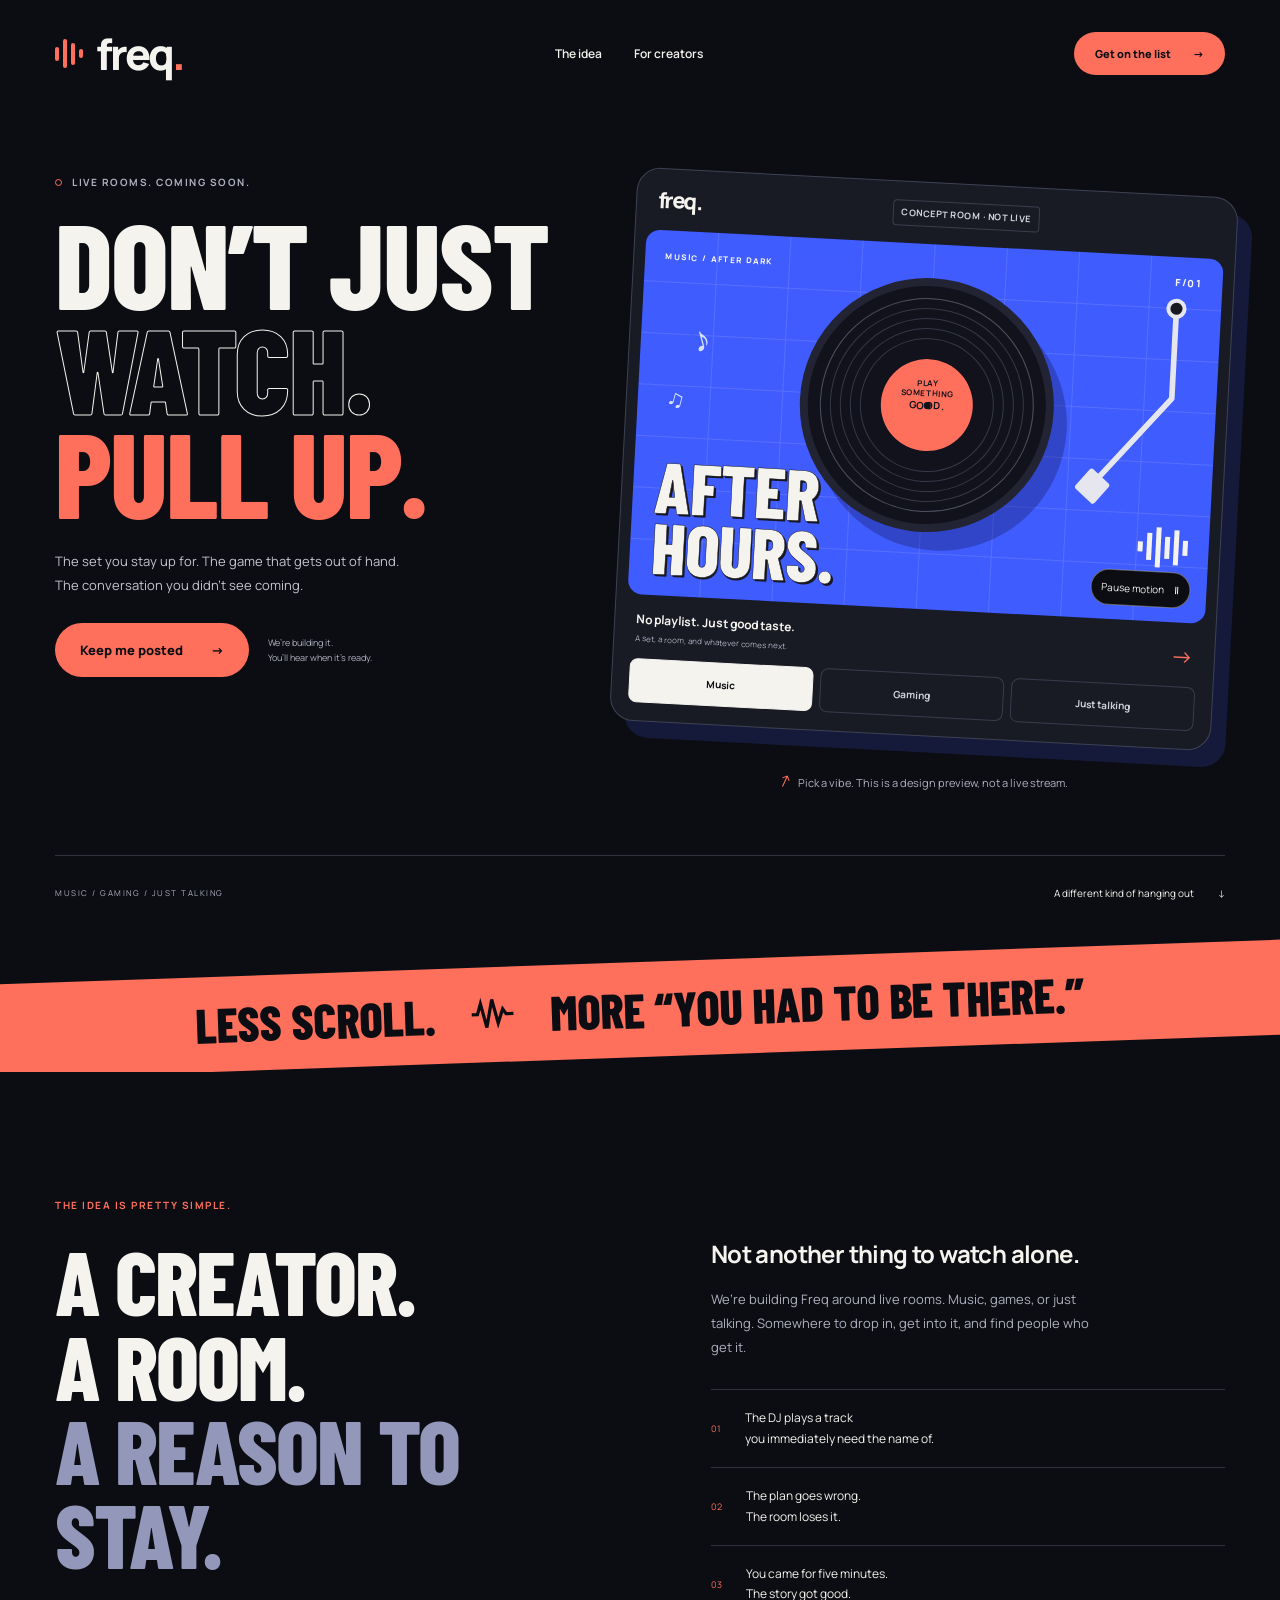
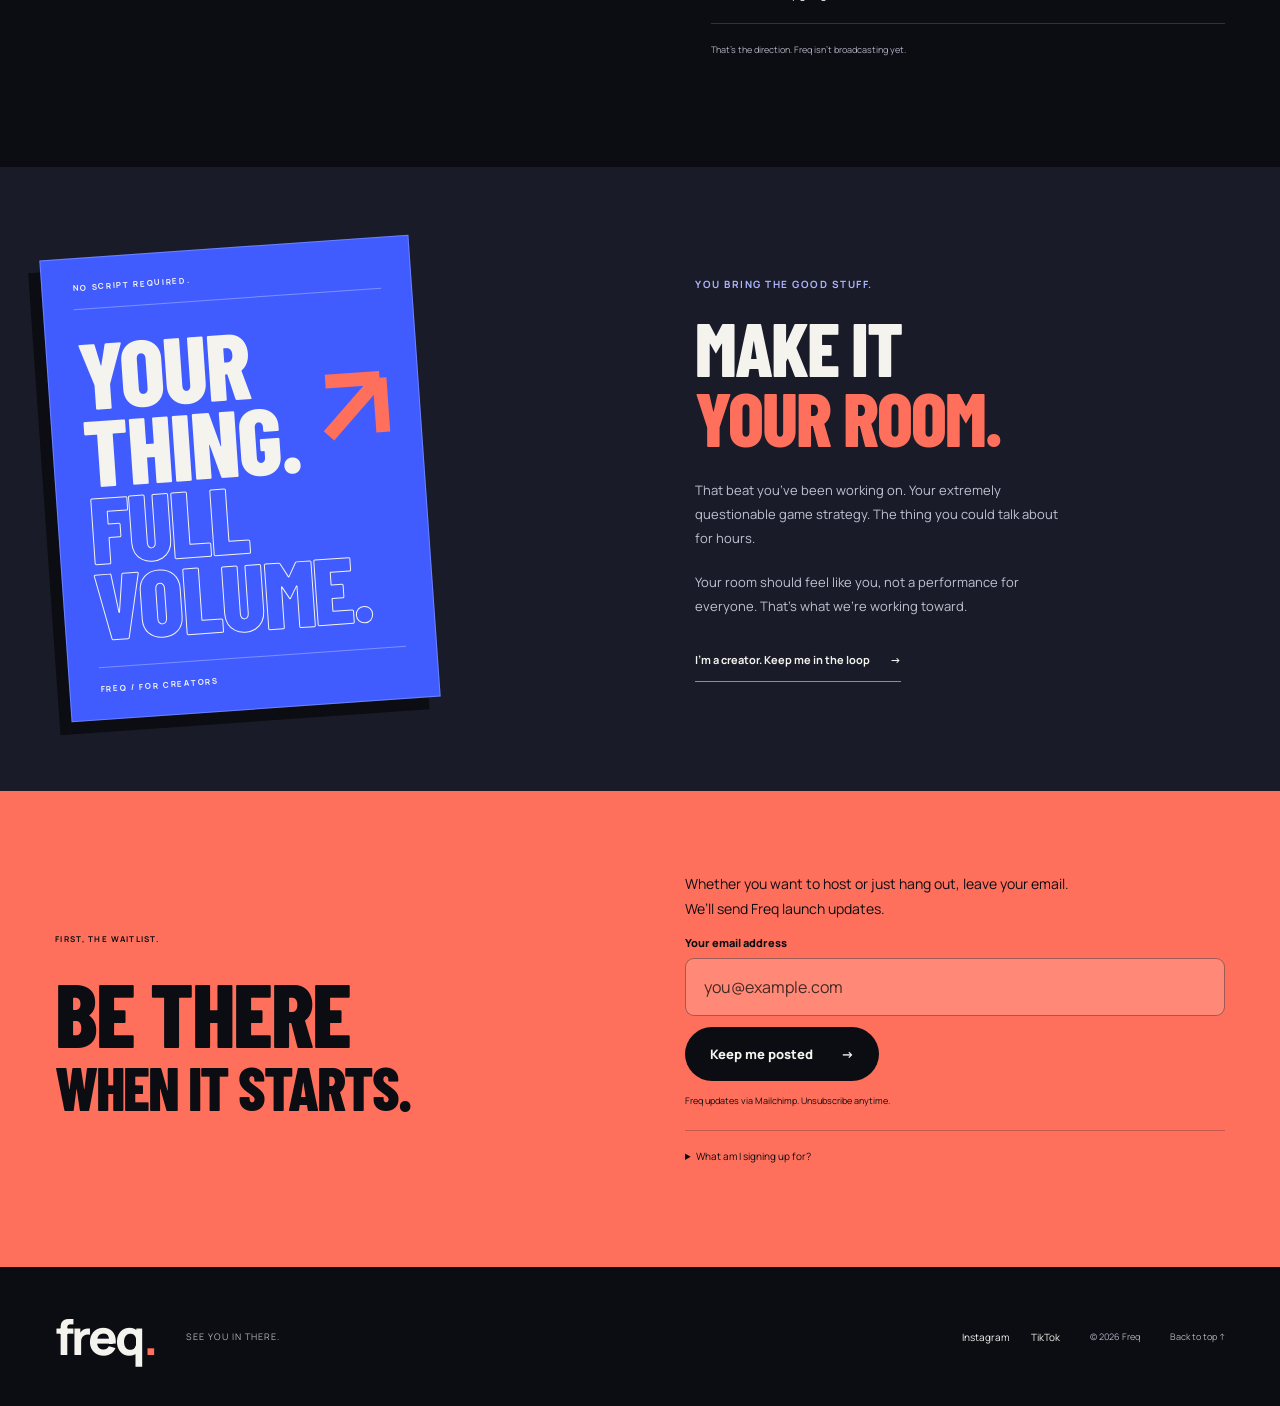
<file: index.html>
<!doctype html>
<html lang="en">
<head>
<meta charset="utf-8" /><meta name="viewport" content="width=device-width,initial-scale=1" /><meta name="theme-color" content="#0c0d12" />
<title>Freq — Don’t just watch. Pull up.</title>
<meta name="description" content="Live rooms for music, games, and conversations that go somewhere. Freq is in the works. Join the waitlist for launch updates." />
<link rel="canonical" href="https://www.getfreq.app/" />
<meta property="og:title" content="Freq — Don’t just watch. Pull up." /><meta property="og:description" content="Music. Games. Whatever comes up. Live rooms, coming soon." /><meta property="og:type" content="website" /><meta property="og:url" content="https://www.getfreq.app/" /><meta property="og:image" content="https://www.getfreq.app/assets/freq-social.png" /><meta property="og:image:width" content="1200" /><meta property="og:image:height" content="630" /><meta property="og:image:alt" content="Freq. Don’t just watch. Pull up. Live rooms, coming soon." /><meta name="twitter:card" content="summary_large_image" />
<link rel="icon" href="data:image/svg+xml,%3Csvg xmlns='http://www.w3.org/2000/svg' viewBox='0 0 32 32'%3E%3Crect width='32' height='32' rx='8' fill='%23ff705c'/%3E%3Cpath d='M7 13v6m6-12v18m6-14v10m6-7v4' stroke='%230c0d12' stroke-width='3' stroke-linecap='round'/%3E%3C/svg%3E" />
<style>@font-face{font-family:Manrope;src:url('/assets/fonts/Manrope.ttf') format('truetype');font-weight:200 800;font-display:swap}@font-face{font-family:Barlow;src:url('/assets/fonts/BarlowCondensed-ExtraBold.ttf') format('truetype');font-weight:800;font-display:swap}
:root{--bg:#0c0d12;--panel:#181a24;--white:#f4f3ee;--muted:#afb1c0;--coral:#ff705c;--blue:#405cff;--line:#30323e;font-family:Manrope,Arial,sans-serif;color:var(--white);background:var(--bg);font-synthesis:none}*{box-sizing:border-box}html{scroll-behavior:smooth;scroll-padding-top:25px}body{margin:0;overflow-x:clip}button,input{font:inherit}a{color:inherit;text-decoration:none}button,a,summary{touch-action:manipulation}button{cursor:pointer}a:focus-visible,button:focus-visible,input:focus-visible,summary:focus-visible{outline:3px solid var(--coral);outline-offset:5px}::selection{background:var(--coral);color:var(--bg)}p,h1,h2,h3{margin-top:0}.wrap{max-width:1320px;margin:auto;padding-left:55px;padding-right:55px}.skip{position:absolute;top:-120px;left:12px;padding:14px;background:var(--white);color:var(--bg);z-index:20}.skip:focus{top:12px}.sr-only{position:absolute;width:1px;height:1px;margin:-1px;overflow:hidden;clip:rect(0,0,0,0);white-space:nowrap}.topbar{height:107px;display:flex;align-items:center;gap:40px}.brand{font-size:43px;font-weight:800;letter-spacing:-3px;line-height:1;display:inline-flex;align-items:center}.dot{color:var(--coral)}.brand-wave{display:inline-flex;align-items:center;gap:4px;margin-right:13px}.brand-wave i{width:4px;background:var(--coral);border-radius:3px;height:14px}.brand-wave i:nth-child(2){height:29px}.brand-wave i:nth-child(3){height:22px}.brand-wave i:nth-child(4){height:9px}.topbar nav{margin:auto;display:flex;gap:32px;font-size:12px;font-weight:600}.topbar nav a{padding:14px 0}.button{border:1px solid transparent;border-radius:100px;display:inline-flex;align-items:center;justify-content:center;gap:28px;background:var(--coral);color:var(--bg);font-size:13px;font-weight:800;min-height:54px;padding:16px 24px;transition:transform .18s,background .18s}.button:hover{background:var(--white);transform:translateY(-2px)}.button:disabled{opacity:.7;cursor:wait;transform:none}.nav-cta{font-size:11px;min-height:43px;padding:12px 20px;gap:22px}.eyebrow{font-size:10px;letter-spacing:1.5px;line-height:1.6;font-weight:700}.hero{padding-top:45px;display:grid;grid-template-columns:.95fr 1.1fr;gap:20px 48px;position:relative}.hero-copy{padding-top:22px}.hero .eyebrow{display:flex;align-items:center;gap:10px;color:var(--muted);margin-bottom:20px}.open-circle{height:7px;width:7px;border:1px solid var(--coral);border-radius:50%}h1,h2{font-family:Barlow,Impact,'Arial Narrow',sans-serif;font-weight:800;line-height:.87;letter-spacing:-2px}h1{font-size:clamp(86px,9.4vw,130px);margin:0 0 25px}.outline-word{color:transparent;-webkit-text-stroke:1px var(--white)}h1 em{font-style:normal;color:var(--coral)}.hero-description{font-size:13px;line-height:1.85;max-width:345px;color:#c4c6d0;margin-bottom:26px}.hero-actions{display:flex;align-items:center;gap:19px}.hero-note{font-size:9px;line-height:1.7;color:var(--muted)}.stage-wrap{padding-top:10px;min-width:0;position:relative}.room-app{border:1px solid #3e4254;border-radius:24px;background:var(--panel);padding:11px;box-shadow:15px 16px 0 #405cff2b;transform:rotate(3deg);position:relative;margin-top:20px}.app-top{display:flex;align-items:center;gap:15px;padding:5px 10px 15px}.app-wordmark{font-size:22px;letter-spacing:-1.5px;font-weight:800}.concept-badge{margin:auto;font-size:7px;font-weight:700;letter-spacing:.8px;color:#d5d7e1;padding:6px 8px;border:1px solid #3b3e4c;border-radius:4px}.app-dots{font-size:15px;letter-spacing:2px}.room-scene{height:365px;position:relative;background:var(--blue);border-radius:14px;overflow:hidden;isolation:isolate;transition:background .25s}.scene-grid{position:absolute;inset:0;opacity:.13;z-index:-1}.scene-grid svg{width:100%;height:100%;stroke:#fff;stroke-width:1;fill:none}.scene-top{position:absolute;top:18px;left:20px;right:20px;display:flex;justify-content:space-between;align-items:center;font-size:8px;font-weight:800;letter-spacing:1.5px;z-index:3}.scene-mark{font-size:10px}.mode-art{position:absolute;inset:0;pointer-events:none}.music-art{display:block}.vinyl{position:absolute;width:254px;height:254px;border-radius:50%;background:#11121c;border:8px solid #232433;left:50%;top:34px;transform:translateX(-50%);box-shadow:14px 18px 0 #171a5c55;animation:record-spin 24s linear infinite}.grooves{position:absolute;inset:12px;border-radius:50%;border:1px solid #4a4d5d;box-shadow:inset 0 0 0 9px #11121c,inset 0 0 0 10px #343747,inset 0 0 0 19px #11121c,inset 0 0 0 20px #343747,inset 0 0 0 29px #11121c,inset 0 0 0 30px #343747,inset 0 0 0 39px #11121c,inset 0 0 0 40px #343747}.record-label{position:absolute;inset:73px;background:var(--coral);border-radius:50%;text-align:center;color:#11121c;font-size:8px;font-weight:700;padding-top:19px;line-height:1.3;letter-spacing:.6px}.record-label b{font-size:10px}.record-hole{position:absolute;left:50%;top:50%;width:7px;height:7px;margin:-3.5px;border-radius:50%;background:#11121c}.tonearm{position:absolute;right:3%;top:38px;width:130px;height:235px;fill:#e6e6ee;stroke:#e6e6ee;stroke-width:7;stroke-linejoin:round}.tonearm>circle{fill:#171821;stroke-width:5}.sound-note{position:absolute;font-family:Georgia,serif;font-size:35px;color:#d7e0ff}.note-one{top:88px;left:9%;transform:rotate(-18deg)}.note-two{top:155px;left:5%;font-size:24px;transform:rotate(12deg)}.scene-bottom{position:absolute;left:21px;right:21px;bottom:20px;display:flex;align-items:flex-end;justify-content:space-between;gap:10px}.scene-bottom strong{font-family:Barlow,Impact,sans-serif;font-size:72px;line-height:.84;letter-spacing:-1px;z-index:1;text-shadow:2px 2px 0 #171821;-webkit-text-stroke:.5px #171821}.equalizer{display:flex;gap:4px;height:43px;align-items:center;margin-bottom:33px}.equalizer i{width:5px;background:var(--white);height:10px;animation:equalize 1.3s ease-in-out infinite alternate}.equalizer i:nth-child(2){height:27px;animation-delay:-.4s}.equalizer i:nth-child(3){height:40px;animation-delay:-.7s}.equalizer i:nth-child(4){height:22px;animation-delay:-.2s}.equalizer i:nth-child(5){height:35px;animation-delay:-.8s}.equalizer i:nth-child(6){height:15px;animation-delay:-.5s}.motion-toggle{position:absolute;right:16px;bottom:14px;background:#0c0d12;color:var(--white);border:1px solid #ffffff60;border-radius:20px;font-size:8px;padding:8px 10px;z-index:5;min-height:30px}.motion-toggle span{margin-left:8px}.room-bar{display:flex;align-items:center;justify-content:space-between;padding:16px 10px 13px;gap:10px}.room-bar p{font-size:12px;font-weight:700;margin:0 0 5px}.room-bar div>span{font-size:8px;color:#afb1c0;line-height:1.6;display:block}.room-arrow{font-size:23px;color:var(--coral)}.room-switcher{display:flex;gap:7px;padding:0 6px 7px}.mode-button{flex:1;padding:11px 3px;border-radius:8px;color:#ced0da;border:1px solid #393c4d;background:transparent;font-size:10px;font-weight:700;min-height:38px;transition:background .15s,border-color .15s}.mode-button:hover{border-color:var(--white)}.mode-button[aria-pressed=true]{background:var(--white);color:var(--bg);border-color:var(--white)}.stage-caption{font-size:9px;color:var(--muted);text-align:center;margin:31px 0 0;line-height:1.7}.stage-caption>span{font-size:17px;color:var(--coral);display:inline-block;transform:rotate(25deg);margin-right:5px}.gaming-art,.talk-art{display:none}.gaming-art svg{position:absolute;width:86%;height:220px;left:7%;top:30px;transform:rotate(-14deg)}.controller{fill:#f4f3ee;stroke:#1b1c35;stroke-width:5}.controls{stroke:#1b1c35;stroke-width:10}.game-button{fill:var(--coral);stroke:#1b1c35;stroke-width:4}.game-button.alt{fill:var(--blue)}.stick{fill:#1b1c35}.game-sticker{position:absolute;right:25px;top:80px;background:#181a24;color:#f4f3ee;padding:8px 12px;font-size:12px;font-weight:800;transform:rotate(12deg)}.speech{position:absolute;font-family:Barlow,Impact,sans-serif;font-size:46px;line-height:.9;padding:19px 24px;border:3px solid #15151d;border-radius:24px;box-shadow:7px 7px 0 #15151d;letter-spacing:-.6px}.speech-one{left:12%;top:42px;transform:rotate(-10deg);background:var(--white);color:var(--bg)}.speech-two{right:8%;top:133px;transform:rotate(7deg);background:#405cff;color:var(--white);font-size:38px}.room-app[data-mode=gaming] .room-scene{background:#a590ef}.room-app[data-mode=gaming] .music-art,.room-app[data-mode=talk] .music-art{display:none}.room-app[data-mode=gaming] .gaming-art,.room-app[data-mode=talk] .talk-art{display:block}.room-app[data-mode=talk] .room-scene{background:#ed694f}.room-app[data-mode=gaming] .scene-top,.room-app[data-mode=talk] .scene-top{color:#141522}.room-app.motion-paused *{animation-play-state:paused!important}.hero-bottom{grid-column:1/-1;display:flex;justify-content:space-between;align-items:center;padding:30px 0 36px;margin-top:39px;border-top:1px solid var(--line);font-size:8px;letter-spacing:1.5px;color:var(--muted)}.hero-bottom a{font-size:10px;letter-spacing:0;color:var(--white)}.hero-bottom a span{margin-left:22px}.break-strip{margin:10px -15px 0;padding:23px 24px;background:var(--coral);color:var(--bg);transform:rotate(-2deg);display:flex;align-items:center;justify-content:center;gap:35px;font-family:Barlow,Impact,sans-serif;font-size:clamp(25px,3.8vw,50px);line-height:1;white-space:nowrap;overflow:hidden}.break-strip svg{width:45px;height:38px;stroke:currentColor;stroke-width:4;fill:none;flex-shrink:0}.idea{padding-top:125px;padding-bottom:100px;display:grid;grid-template-columns:1.1fr 1fr;gap:90px}.idea .eyebrow{color:var(--coral);margin-bottom:25px}h2{font-size:clamp(66px,7vw,90px);line-height:.94;margin-bottom:0}.idea h2>span{color:#9398bb}.idea-content{padding-top:40px}.idea-lead{font-size:24px;font-weight:700;letter-spacing:-.6px;margin-bottom:17px}.idea-content>p:not(.idea-lead){font-size:13px;line-height:1.85;color:var(--muted);max-width:390px}.moments{margin-top:30px;border-top:1px solid var(--line)}.moments>div{display:flex;gap:23px;border-bottom:1px solid var(--line);padding:18px 0;align-items:center}.moment-number{color:var(--coral);font-size:9px;letter-spacing:1px}.moments p{font-size:12px;line-height:1.7;margin:0}.idea-content>.fine-print{font-size:9px!important;margin-top:18px}.creator-section{background:#191b28;padding:80px 0}.creator-inner{display:grid;grid-template-columns:1fr 1fr;gap:110px;align-items:center}.creator-graphic{position:relative;background:var(--blue);padding:23px 30px 25px;max-width:370px;transform:rotate(-4deg);border:1px solid #ffffff3b;box-shadow:-12px 12px 0 #0c0d12}.poster-top,.poster-bottom{font-size:8px;letter-spacing:1.7px;font-weight:700;display:block}.poster-top{padding-bottom:16px;border-bottom:1px solid #ffffff50}.creator-graphic strong{font-family:Barlow,Impact,sans-serif;display:block;font-size:94px;line-height:.82;margin-top:25px;margin-bottom:25px;letter-spacing:-2px}.creator-graphic strong span{color:transparent;-webkit-text-stroke:1px var(--white)}.creator-graphic svg{width:100px;height:100px;stroke:var(--coral);fill:none;stroke-width:18;position:absolute;right:15px;top:117px;transform:rotate(135deg)}.poster-bottom{border-top:1px solid #ffffff50;padding-top:15px}.creator-copy .eyebrow{color:#aeb5ff}.creator-copy h2{font-size:75px;margin:20px 0 25px}.creator-copy h2 em{font-style:normal;color:var(--coral)}.creator-copy p:not(.eyebrow){font-size:13px;line-height:1.85;color:#bfc2d2;margin-bottom:20px;max-width:380px}.text-link{display:inline-flex;gap:20px;font-size:11px;font-weight:700;border-bottom:1px solid #888ca5;padding:14px 0;min-height:44px}.text-link:hover{color:var(--coral)}.waitlist{background:var(--coral);color:var(--bg);margin-top:0;padding:80px 0 90px}.waitlist-inner{display:grid;grid-template-columns:1fr 1fr;gap:90px;align-items:center}.waitlist .eyebrow{font-size:8px;letter-spacing:1.3px;margin-bottom:24px}.waitlist h2{font-size:90px}.waitlist h2>span{font-size:61px;display:block;margin-top:4px}.waitlist-content>p{font-size:14px;line-height:1.8;max-width:385px}.waitlist label{font-size:11px;font-weight:800;display:block;margin-bottom:8px}.signup-row{display:flex;flex-direction:column;gap:11px}.signup-row input{border:1px solid #1b1b286b;background:#ffffff2b;color:var(--bg);font-size:16px;border-radius:9px;padding:17px 18px;min-height:55px;width:100%;min-width:0}.signup-row input::placeholder{color:#452923;opacity:1}.signup-row .button{background:var(--bg);color:var(--white);align-self:flex-start;min-width:185px}.signup-row .button:hover{background:var(--white);color:var(--bg)}.waitlist a:focus-visible,.waitlist button:focus-visible,.waitlist input:focus-visible,.waitlist summary:focus-visible{outline-color:var(--bg)}.signup-consent{font-size:9px;line-height:1.7;margin:12px 0 0}.honeypot{position:absolute;left:-5000px;width:1px;height:1px;overflow:hidden}#waitlistStatus{font-size:12px;line-height:1.7;margin-top:12px;font-weight:700}#waitlistStatus:empty{margin-top:0}details{margin-top:22px;border-top:1px solid #0c0d123b;padding-top:8px}summary{font-size:10px;cursor:pointer;padding:10px 0;min-height:38px}details p{font-size:11px;line-height:1.8;margin:5px 0 0}.footer{display:flex;align-items:center;gap:30px;padding-top:45px;padding-bottom:45px;flex-wrap:wrap}.footer .brand{font-size:49px}.footer>p{font-size:9px;letter-spacing:1px;color:var(--muted);margin:0}.footer nav{margin-left:auto;display:flex;gap:22px;font-size:10px}.footer nav a,.back-top{padding:12px 0}.footer small{font-size:9px;color:var(--muted)}.back-top{font-size:9px;color:var(--muted)}
@keyframes record-spin{from{transform:translateX(-50%) rotate(-14deg)}to{transform:translateX(-50%) rotate(346deg)}}@keyframes equalize{from{transform:scaleY(.5)}to{transform:scaleY(1.1)}}
@media(min-width:1400px){.hero{padding-top:65px}.room-scene{height:405px}.vinyl{width:285px;height:285px;top:36px}.record-label{inset:85px}.scene-bottom strong{font-size:83px}}
@media(max-width:1050px){.wrap{padding-left:35px;padding-right:35px}.hero{column-gap:32px}h1{font-size:clamp(80px,10vw,105px)}.hero-description{font-size:12px}.hero-actions{gap:12px}.hero-actions .button{padding:15px 19px;gap:17px;font-size:11px}.hero-note{font-size:8px}.room-scene{height:335px}.vinyl{width:228px;height:228px}.record-label{inset:64px;padding-top:20px}.tonearm{right:0;width:115px;top:40px}.scene-bottom strong{font-size:65px}.idea{gap:55px}.creator-inner{gap:65px}.creator-copy h2{font-size:65px}.creator-graphic strong{font-size:83px}.waitlist-inner{gap:50px}.waitlist h2{font-size:78px}.waitlist h2>span{font-size:52px}}
@media(max-width:850px){.topbar{gap:25px;height:90px}.topbar nav{margin-left:auto;margin-right:0}.topbar nav a:last-child{display:none}.hero{grid-template-columns:1fr 1.05fr;column-gap:24px;padding-top:25px}.hero-copy{padding-top:24px}.hero .eyebrow{font-size:7px;letter-spacing:1px}h1{font-size:87px;letter-spacing:-1.5px}.hero-description{font-size:11px}.hero-actions{flex-direction:column;align-items:flex-start;gap:12px}.hero-note br{display:none}.hero-note{font-size:8px}.room-app{padding:8px;border-radius:19px}.room-scene{height:300px}.vinyl{width:204px;height:204px;top:39px}.record-label{inset:56px;padding-top:16px}.tonearm{width:95px;height:190px}.scene-bottom strong{font-size:58px}.scene-top{font-size:6px;left:14px;right:14px}.concept-badge{font-size:5px;letter-spacing:.4px;padding:5px}.app-top{gap:9px;padding:5px 5px 12px}.app-wordmark{font-size:19px}.app-dots{font-size:12px}.room-bar p{font-size:10px}.room-bar div>span{font-size:7px}.mode-button{font-size:8px}.stage-caption{font-size:8px;max-width:280px;margin:26px auto 0}.speech{font-size:37px;padding:15px 20px}.speech-two{font-size:31px;right:6%;top:125px}.gaming-art svg{top:38px}.game-sticker{top:74px;right:10px;font-size:9px}.hero-bottom{margin-top:25px}.idea{gap:45px;padding-top:95px;padding-bottom:75px}.idea h2{font-size:65px}.idea-content{padding-top:27px}.idea-lead{font-size:21px}.creator-inner{gap:45px}.creator-graphic strong{font-size:73px}.creator-copy h2{font-size:57px}.creator-copy p:not(.eyebrow){font-size:11px}.waitlist h2{font-size:67px}.waitlist h2>span{font-size:45px}.waitlist-inner{gap:35px}.waitlist-content>p{font-size:12px}.footer{gap:23px}.footer>p{display:none}}
@media(max-width:850px){.wrap{padding-left:24px;padding-right:24px}.topbar{height:87px;gap:20px}.brand{font-size:36px;letter-spacing:-2.5px}.brand-wave{gap:3px;margin-right:9px}.brand-wave i{width:3px}.brand-wave i:nth-child(2){height:24px}.topbar nav{display:none}.nav-cta{margin-left:auto;min-height:42px;padding:12px 16px;font-size:10px;gap:16px}.hero{grid-template-columns:1fr;padding-top:26px;gap:0}.hero-copy{padding-top:0}.hero .eyebrow{font-size:8px;letter-spacing:1.3px;margin-bottom:20px}h1{font-size:clamp(68px,20.8vw,126px);letter-spacing:-1.7px;line-height:.84;margin-bottom:24px}.hero-description{font-size:12px;max-width:330px;line-height:1.85;margin-bottom:24px}.hero-actions{flex-direction:row;align-items:center;gap:17px}.hero-actions .button{min-height:50px;padding:15px 19px;font-size:11px;gap:21px}.hero-note{font-size:8px;max-width:118px;line-height:1.7}.hero-note br{display:initial}.stage-wrap{margin-top:34px;padding:8px 4px 0;max-width:450px;width:100%;justify-self:center}.room-app{transform:rotate(2deg);padding:9px;box-shadow:7px 9px 0 #405cff2b}.app-top{padding:5px 5px 13px;gap:12px}.app-wordmark{font-size:22px}.concept-badge{font-size:6px;letter-spacing:.6px;padding:6px}.room-scene{height:325px}.scene-top{font-size:7px;top:16px}.vinyl{width:222px;height:222px;top:40px}.record-label{inset:62px;padding-top:19px}.tonearm{width:112px;height:210px;right:-6px;top:38px}.scene-bottom{left:17px;right:17px;bottom:19px}.scene-bottom strong{font-size:66px}.equalizer{gap:3px;margin-bottom:35px}.equalizer i{width:4px}.motion-toggle{font-size:8px;min-height:31px}.room-bar{padding:15px 7px 14px}.room-bar p{font-size:11px}.room-bar div>span{font-size:8px}.mode-button{font-size:9px;min-height:42px;padding:11px 2px}.stage-caption{max-width:100%;font-size:8px;margin-top:23px}.hero-bottom{margin-top:28px;padding:24px 0;font-size:7px;gap:25px}.hero-bottom>span{max-width:105px;line-height:1.8}.hero-bottom a{font-size:8px;max-width:170px;text-align:right;line-height:1.8}.hero-bottom a span{margin-left:10px}.break-strip{margin-top:10px;padding:17px 15px;gap:17px;font-size:26px;justify-content:flex-start}.break-strip svg{width:27px;height:27px}.idea{padding-top:65px;padding-bottom:57px;grid-template-columns:1fr;gap:30px}.idea .eyebrow{font-size:8px;margin-bottom:22px}.idea h2{font-size:clamp(60px,15vw,82px);line-height:.92;letter-spacing:-1px}.idea-content{padding-top:0}.idea-lead{font-size:21px;margin-bottom:15px}.idea-content>p:not(.idea-lead){font-size:12px}.moments{margin-top:25px}.moments>div{gap:21px;padding:17px 0}.moments p{font-size:11px}.creator-section{padding:54px 0}.creator-inner{grid-template-columns:1fr;gap:42px}.creator-graphic{width:75%;max-width:315px;justify-self:center;padding:21px 26px 24px}.creator-graphic strong{font-size:84px;line-height:.82;margin-top:22px}.creator-graphic svg{top:115px;width:90px;height:90px;right:9px}.poster-top,.poster-bottom{font-size:7px}.creator-copy .eyebrow{font-size:8px}.creator-copy h2{font-size:70px;margin:20px 0 23px;letter-spacing:-1.5px}.creator-copy p:not(.eyebrow){font-size:12px;max-width:none}.text-link{font-size:10px;gap:17px}.waitlist{padding:55px 0 51px}.waitlist-inner{grid-template-columns:1fr;gap:27px}.waitlist .eyebrow{font-size:7px;margin-bottom:22px}.waitlist h2{font-size:87px;letter-spacing:-1.5px}.waitlist h2>span{font-size:55px}.waitlist-content>p{font-size:12px;margin-bottom:24px}.signup-row{gap:10px}.signup-row .button{min-height:50px;font-size:12px}.signup-row input{font-size:16px}.signup-consent{font-size:8px}details{margin-top:18px}.footer{padding-top:32px;padding-bottom:29px;gap:20px}.footer .brand{font-size:43px}.footer nav{font-size:9px;gap:18px}.footer small{font-size:8px}.back-top{margin-left:auto;font-size:8px}}
@media(max-width:365px){.wrap{padding-left:20px;padding-right:20px}.brand-wave{display:none}.nav-cta{font-size:9px;padding:11px 15px;gap:12px}h1{font-size:clamp(60px,20.8vw,78px)}.hero-actions{gap:13px}.hero-actions .button{font-size:10px;padding:14px 17px}.hero-note{font-size:7px}.room-scene{height:290px}.vinyl{width:190px;height:190px}.record-label{inset:48px;font-size:7px;padding-top:17px}.tonearm{height:190px;width:90px;right:-4px}.scene-bottom strong{font-size:58px}.scene-top{font-size:6px}.concept-badge{font-size:5px}.room-bar p{font-size:10px}.room-bar div>span{font-size:7px}.mode-button{font-size:8px}.stage-caption{font-size:7px}.speech{font-size:34px;padding:13px 17px}.speech-two{font-size:28px;top:123px}.idea h2{font-size:57px}.creator-graphic{width:80%}.creator-graphic strong{font-size:70px}.creator-copy h2{font-size:60px}.waitlist h2{font-size:75px}.waitlist h2>span{font-size:47px}}
@media(prefers-reduced-motion:reduce){html{scroll-behavior:auto}*,*::before,*::after{animation:none!important;transition:none!important}.motion-toggle{display:none}}

/* The concept disclosure stays legible at every size. */
.concept-badge{font-size:9px;letter-spacing:.5px;text-align:center;line-height:1.4}.stage-caption{font-size:11px}.app-dots{display:none}@media(max-width:365px){.concept-badge{font-size:9px;padding:4px}.app-top{gap:7px}.stage-caption{font-size:10px}}

.motion-toggle{font-size:10px;min-height:36px}.mode-button{min-height:44px}

.room-app[data-mode=gaming] .scene-bottom strong,.room-app[data-mode=talk] .scene-bottom strong{color:#141522;text-shadow:none;-webkit-text-stroke:0}

.strip-window{overflow:hidden;padding:16px 0}.tonearm>path:first-child{fill:none}
</style>
<!-- Bundled font license
Copyright 2018 The Manrope Project Authors (https://github.com/googlefonts/manrope)

This Font Software is licensed under the SIL Open Font License, Version 1.1.
This license is copied below, and is also available with a FAQ at:
http://scripts.sil.org/OFL


-----------------------------------------------------------
SIL OPEN FONT LICENSE Version 1.1 - 26 February 2007
-----------------------------------------------------------

PREAMBLE
The goals of the Open Font License (OFL) are to stimulate worldwide
development of collaborative font projects, to support the font creation
efforts of academic and linguistic communities, and to provide a free and
open framework in which fonts may be shared and improved in partnership
with others.

The OFL allows the licensed fonts to be used, studied, modified and
redistributed freely as long as they are not sold by themselves. The
fonts, including any derivative works, can be bundled, embedded,
redistributed and/or sold with any software provided that any reserved
names are not used by derivative works. The fonts and derivatives,
however, cannot be released under any other type of license. The
requirement for fonts to remain under this license does not apply
to any document created using the fonts or their derivatives.

DEFINITIONS
"Font Software" refers to the set of files released by the Copyright
Holder(s) under this license and clearly marked as such. This may
include source files, build scripts and documentation.

"Reserved Font Name" refers to any names specified as such after the
copyright statement(s).

"Original Version" refers to the collection of Font Software components as
distributed by the Copyright Holder(s).

"Modified Version" refers to any derivative made by adding to, deleting,
or substituting -- in part or in whole -- any of the components of the
Original Version, by changing formats or by porting the Font Software to a
new environment.

"Author" refers to any designer, engineer, programmer, technical
writer or other person who contributed to the Font Software.

PERMISSION & CONDITIONS
Permission is hereby granted, free of charge, to any person obtaining
a copy of the Font Software, to use, study, copy, merge, embed, modify,
redistribute, and sell modified and unmodified copies of the Font
Software, subject to the following conditions:

1) Neither the Font Software nor any of its individual components,
in Original or Modified Versions, may be sold by itself.

2) Original or Modified Versions of the Font Software may be bundled,
redistributed and/or sold with any software, provided that each copy
contains the above copyright notice and this license. These can be
included either as stand-alone text files, human-readable headers or
in the appropriate machine-readable metadata fields within text or
binary files as long as those fields can be easily viewed by the user.

3) No Modified Version of the Font Software may use the Reserved Font
Name(s) unless explicit written permission is granted by the corresponding
Copyright Holder. This restriction only applies to the primary font name as
presented to the users.

4) The name(s) of the Copyright Holder(s) or the Author(s) of the Font
Software shall not be used to promote, endorse or advertise any
Modified Version, except to acknowledge the contribution(s) of the
Copyright Holder(s) and the Author(s) or with their explicit written
permission.

5) The Font Software, modified or unmodified, in part or in whole,
must be distributed entirely under this license, and must not be
distributed under any other license. The requirement for fonts to
remain under this license does not apply to any document created
using the Font Software.

TERMINATION
This license becomes null and void if any of the above conditions are
not met.

DISCLAIMER
THE FONT SOFTWARE IS PROVIDED "AS IS", WITHOUT WARRANTY OF ANY KIND,
EXPRESS OR IMPLIED, INCLUDING BUT NOT LIMITED TO ANY WARRANTIES OF
MERCHANTABILITY, FITNESS FOR A PARTICULAR PURPOSE AND NONINFRINGEMENT
OF COPYRIGHT, PATENT, TRADEMARK, OR OTHER RIGHT. IN NO EVENT SHALL THE
COPYRIGHT HOLDER BE LIABLE FOR ANY CLAIM, DAMAGES OR OTHER LIABILITY,
INCLUDING ANY GENERAL, SPECIAL, INDIRECT, INCIDENTAL, OR CONSEQUENTIAL
DAMAGES, WHETHER IN AN ACTION OF CONTRACT, TORT OR OTHERWISE, ARISING
FROM, OUT OF THE USE OR INABILITY TO USE THE FONT SOFTWARE OR FROM
OTHER DEALINGS IN THE FONT SOFTWARE.

Copyright 2017 The Barlow Project Authors (https://github.com/jpt/barlow)

This Font Software is licensed under the SIL Open Font License, Version 1.1.
This license is copied below, and is also available with a FAQ at:
http://scripts.sil.org/OFL


-----------------------------------------------------------
SIL OPEN FONT LICENSE Version 1.1 - 26 February 2007
-----------------------------------------------------------

PREAMBLE
The goals of the Open Font License (OFL) are to stimulate worldwide
development of collaborative font projects, to support the font creation
efforts of academic and linguistic communities, and to provide a free and
open framework in which fonts may be shared and improved in partnership
with others.

The OFL allows the licensed fonts to be used, studied, modified and
redistributed freely as long as they are not sold by themselves. The
fonts, including any derivative works, can be bundled, embedded,
redistributed and/or sold with any software provided that any reserved
names are not used by derivative works. The fonts and derivatives,
however, cannot be released under any other type of license. The
requirement for fonts to remain under this license does not apply
to any document created using the fonts or their derivatives.

DEFINITIONS
"Font Software" refers to the set of files released by the Copyright
Holder(s) under this license and clearly marked as such. This may
include source files, build scripts and documentation.

"Reserved Font Name" refers to any names specified as such after the
copyright statement(s).

"Original Version" refers to the collection of Font Software components as
distributed by the Copyright Holder(s).

"Modified Version" refers to any derivative made by adding to, deleting,
or substituting -- in part or in whole -- any of the components of the
Original Version, by changing formats or by porting the Font Software to a
new environment.

"Author" refers to any designer, engineer, programmer, technical
writer or other person who contributed to the Font Software.

PERMISSION & CONDITIONS
Permission is hereby granted, free of charge, to any person obtaining
a copy of the Font Software, to use, study, copy, merge, embed, modify,
redistribute, and sell modified and unmodified copies of the Font
Software, subject to the following conditions:

1) Neither the Font Software nor any of its individual components,
in Original or Modified Versions, may be sold by itself.

2) Original or Modified Versions of the Font Software may be bundled,
redistributed and/or sold with any software, provided that each copy
contains the above copyright notice and this license. These can be
included either as stand-alone text files, human-readable headers or
in the appropriate machine-readable metadata fields within text or
binary files as long as those fields can be easily viewed by the user.

3) No Modified Version of the Font Software may use the Reserved Font
Name(s) unless explicit written permission is granted by the corresponding
Copyright Holder. This restriction only applies to the primary font name as
presented to the users.

4) The name(s) of the Copyright Holder(s) or the Author(s) of the Font
Software shall not be used to promote, endorse or advertise any
Modified Version, except to acknowledge the contribution(s) of the
Copyright Holder(s) and the Author(s) or with their explicit written
permission.

5) The Font Software, modified or unmodified, in part or in whole,
must be distributed entirely under this license, and must not be
distributed under any other license. The requirement for fonts to
remain under this license does not apply to any document created
using the Font Software.

TERMINATION
This license becomes null and void if any of the above conditions are
not met.

DISCLAIMER
THE FONT SOFTWARE IS PROVIDED "AS IS", WITHOUT WARRANTY OF ANY KIND,
EXPRESS OR IMPLIED, INCLUDING BUT NOT LIMITED TO ANY WARRANTIES OF
MERCHANTABILITY, FITNESS FOR A PARTICULAR PURPOSE AND NONINFRINGEMENT
OF COPYRIGHT, PATENT, TRADEMARK, OR OTHER RIGHT. IN NO EVENT SHALL THE
COPYRIGHT HOLDER BE LIABLE FOR ANY CLAIM, DAMAGES OR OTHER LIABILITY,
INCLUDING ANY GENERAL, SPECIAL, INDIRECT, INCIDENTAL, OR CONSEQUENTIAL
DAMAGES, WHETHER IN AN ACTION OF CONTRACT, TORT OR OTHERWISE, ARISING
FROM, OUT OF THE USE OR INABILITY TO USE THE FONT SOFTWARE OR FROM
OTHER DEALINGS IN THE FONT SOFTWARE.

-->
</head>
<body>
<a class="skip" href="#main">Skip to content</a>
<header class="topbar wrap"><a class="brand" href="#main" aria-label="Freq home"><span class="brand-wave" aria-hidden="true"><i></i><i></i><i></i><i></i></span>freq<span class="dot">.</span></a><nav aria-label="Main navigation"><a href="#idea">The idea</a><a href="#creators">For creators</a></nav><a class="button nav-cta" href="#waitlist">Get on the list <span aria-hidden="true">→</span></a></header>
<main id="main">
<section class="hero wrap" aria-labelledby="heroTitle">
<div class="hero-copy"><p class="eyebrow"><span class="open-circle" aria-hidden="true"></span> LIVE ROOMS. COMING SOON.</p><h1 id="heroTitle">DON’T JUST<br /><span class="outline-word">WATCH.</span><br /><em>PULL UP.</em></h1><p class="hero-description">The set you stay up for. The game that gets out of hand. The conversation you didn’t see coming.</p><div class="hero-actions"><a class="button" href="#waitlist">Keep me posted <span aria-hidden="true">→</span></a><span class="hero-note">We’re building it.<br />You’ll hear when it’s ready.</span></div></div>
<div class="stage-wrap">
<div class="room-app" id="roomApp" data-mode="music">
<div class="app-top"><span class="app-wordmark">freq.</span><span class="concept-badge">CONCEPT ROOM · NOT LIVE</span><span class="app-dots" aria-hidden="true">•••</span></div>
<div class="room-scene" id="roomScene" role="group" aria-label="Music room concept: an illustrated record spins above the words After hours. Not a real broadcast.">
<div class="scene-grid" aria-hidden="true"><svg viewBox="0 0 600 460" preserveAspectRatio="none"><path d="M0 65H600M0 130H600M0 195H600M0 260H600M0 325H600M0 390H600M75 0V460M150 0V460M225 0V460M300 0V460M375 0V460M450 0V460M525 0V460"/></svg></div>
<div class="scene-top" aria-hidden="true"><span id="sceneCategory">MUSIC / AFTER DARK</span><span class="scene-mark">F/01</span></div>
<div class="music-art mode-art" aria-hidden="true"><div class="vinyl"><div class="grooves"></div><span class="record-label">PLAY<br />SOMETHING<br /><b>GOOD.</b></span><span class="record-hole"></span></div><svg class="tonearm" viewBox="0 0 160 290"><path d="M126 5v123L39 232"/><path d="m32 223 19 16-16 20-19-16Z"/><circle cx="126" cy="17" r="10"/></svg><span class="sound-note note-one">♪</span><span class="sound-note note-two">♫</span></div>
<div class="gaming-art mode-art" aria-hidden="true"><svg viewBox="0 0 390 250"><path class="controller" d="M98 53c-37 5-56 50-72 127-8 39 17 54 44 24l52-58h146l52 58c27 30 52 15 44-24-16-77-35-122-72-127-36-6-55 13-97 13s-61-19-97-13Z"/><path class="controls" d="M76 100h56m-28-28v56"/><circle class="game-button" cx="279" cy="90" r="12"/><circle class="game-button alt" cx="309" cy="120" r="12"/><circle class="stick" cx="152" cy="122" r="15"/><circle class="stick" cx="238" cy="122" r="15"/></svg><span class="game-sticker">ONE MORE?</span></div>
<div class="talk-art mode-art" aria-hidden="true"><span class="speech speech-one">WAIT.<br />WHAT?</span><span class="speech speech-two">TELL ME<br />EVERYTHING.</span></div>
<div class="scene-bottom" aria-hidden="true"><strong id="sceneTitle">AFTER<br />HOURS.</strong><span class="equalizer"><i></i><i></i><i></i><i></i><i></i><i></i></span></div>
<button class="motion-toggle" id="motionToggle" type="button" aria-pressed="false" aria-label="Pause decorative animation">Pause motion <span aria-hidden="true">Ⅱ</span></button>
</div>
<div class="room-bar"><div><p id="roomMood">No playlist. Just good taste.</p><span id="roomContext">A set, a room, and whatever comes next.</span></div><span class="room-arrow" aria-hidden="true">→</span></div>
<div class="room-switcher" role="group" aria-label="Choose a concept room"><button class="mode-button" type="button" data-mode="music" aria-pressed="true">Music</button><button class="mode-button" type="button" data-mode="gaming" aria-pressed="false">Gaming</button><button class="mode-button" type="button" data-mode="talk" aria-pressed="false">Just talking</button></div>
</div>
<p class="stage-caption"><span aria-hidden="true">↑</span> Pick a vibe. This is a design preview, not a live stream.</p><p class="sr-only" id="roomStatus" role="status" aria-live="polite"></p>
</div>
<div class="hero-bottom"><span>MUSIC / GAMING / JUST TALKING</span><a href="#idea">A different kind of hanging out <span aria-hidden="true">↓</span></a></div>
</section>
<div class="strip-window"><div class="break-strip" aria-hidden="true"><span>LESS SCROLL.</span><svg viewBox="0 0 55 42"><path d="M2 21h7l4-13 7 29 7-34 7 29 6-17 4 6h9"/></svg><span>MORE “YOU HAD TO BE THERE.”</span></div></div>
<section class="idea wrap" id="idea" aria-labelledby="ideaTitle"><div class="idea-heading"><p class="eyebrow">THE IDEA IS PRETTY SIMPLE.</p><h2 id="ideaTitle">A CREATOR.<br />A ROOM.<br /><span>A REASON TO STAY.</span></h2></div><div class="idea-content"><p class="idea-lead">Not another thing to watch alone.</p><p>We’re building Freq around live rooms. Music, games, or just talking. Somewhere to drop in, get into it, and find people who get it.</p><div class="moments"><div><span class="moment-number">01</span><p>The DJ plays a track<br />you immediately need the name of.</p></div><div><span class="moment-number">02</span><p>The plan goes wrong.<br />The room loses it.</p></div><div><span class="moment-number">03</span><p>You came for five minutes.<br />The story got good.</p></div></div><p class="fine-print">That’s the direction. Freq isn’t broadcasting yet.</p></div></section>
<section class="creator-section" id="creators" aria-labelledby="creatorTitle"><div class="creator-inner wrap"><div class="creator-graphic" aria-hidden="true"><span class="poster-top">NO SCRIPT REQUIRED.</span><strong>YOUR<br />THING.<br /><span>FULL<br />VOLUME.</span></strong><svg viewBox="0 0 130 130"><path d="m15 65 50 50m-50-50 50-50M15 65h100"/></svg><span class="poster-bottom">FREQ / FOR CREATORS</span></div><div class="creator-copy"><p class="eyebrow">YOU BRING THE GOOD STUFF.</p><h2 id="creatorTitle">MAKE IT<br /><em>YOUR ROOM.</em></h2><p>That beat you’ve been working on. Your extremely questionable game strategy. The thing you could talk about for hours.</p><p>Your room should feel like you, not a performance for everyone. That’s what we’re working toward.</p><a class="text-link" href="#waitlist">I’m a creator. Keep me in the loop <span aria-hidden="true">→</span></a></div></div></section>
<section class="waitlist" id="waitlist" aria-labelledby="waitlistTitle"><div class="waitlist-inner wrap"><div class="waitlist-heading"><p class="eyebrow">FIRST, THE WAITLIST.</p><h2 id="waitlistTitle">BE THERE<br /><span>WHEN IT STARTS.</span></h2></div><div class="waitlist-content"><p>Whether you want to host or just hang out, leave your email. We’ll send Freq launch updates.</p><form id="waitlistForm" action="https://app.us11.list-manage.com/subscribe/post?u=c9d1c6436ce253c18651cf98d&amp;id=af8427abca&amp;f_id=00b41ce1f0" method="post"><label for="waitlistEmail">Your email address</label><div class="signup-row"><input id="waitlistEmail" name="EMAIL" type="email" maxlength="254" placeholder="you@example.com" autocomplete="email" required /><button id="waitlistButton" class="button" type="submit">Keep me posted <span aria-hidden="true">→</span></button></div><div class="honeypot" aria-hidden="true"><label for="companyWebsite">Leave this field empty</label><input id="companyWebsite" name="b_c9d1c6436ce253c18651cf98d_af8427abca" type="text" tabindex="-1" autocomplete="off" /></div><p class="signup-consent">Freq updates via Mailchimp. Unsubscribe anytime.</p><p id="waitlistStatus" role="status" aria-live="polite"></p></form><details><summary>What am I signing up for?</summary><p>Email updates about Freq and its launch. This is a waitlist, not an account or a guarantee of early access. There’s no launch date to announce yet.</p></details></div></div></section>
</main>
<footer class="footer wrap"><a class="brand" href="#main" aria-label="Freq home">freq<span class="dot">.</span></a><p>SEE YOU IN THERE.</p><nav aria-label="Social links"><a href="https://instagram.com/getfreqapp" target="_blank" rel="noopener noreferrer">Instagram</a><a href="https://tiktok.com/@getfreq" target="_blank" rel="noopener noreferrer">TikTok</a></nav><small>© 2026 Freq</small><a class="back-top" href="#main">Back to top ↑</a></footer>
<script>
'use strict';
// This changes an illustrated concept only. It never connects to a stream or sends a vote.
const concepts = {
  music: {category:'MUSIC / AFTER DARK', title:'AFTER<br />HOURS.', mood:'No playlist. Just good taste.', context:'A set, a room, and whatever comes next.', label:'Music room concept: an illustrated record spins above the words After hours. Not a real broadcast.'},
  gaming: {category:'GAMING / NO BACKSEAT RULE', title:'ONE MORE<br />ROUND.', mood:'Great company. Questionable strategy.', context:'The best part isn’t always winning.', label:'Gaming room concept: an illustrated controller and the words One more round. Not a real broadcast.'},
  talk: {category:'JUST TALKING / NO SCRIPT', title:'STAY A<br />MINUTE.', mood:'You had to hear the whole story.', context:'A conversation that goes wherever it goes.', label:'Conversation room concept: illustrated speech bubbles and the words Stay a minute. Not a real broadcast.'}
};
const roomApp=document.getElementById('roomApp');
const modeButtons=document.querySelectorAll('.mode-button');
function chooseConcept(mode){
  const concept=concepts[mode];
  if(!Object.prototype.hasOwnProperty.call(concepts,mode) || !roomApp)return;
  roomApp.dataset.mode=mode;
  document.getElementById('sceneCategory').textContent=concept.category;
  document.getElementById('sceneTitle').innerHTML=concept.title;
  document.getElementById('roomMood').textContent=concept.mood;
  document.getElementById('roomContext').textContent=concept.context;
  document.getElementById('roomScene').setAttribute('aria-label',concept.label);
  modeButtons.forEach(button=>button.setAttribute('aria-pressed',String(button.dataset.mode===mode)));
  document.getElementById('roomStatus').textContent=concept.label;
}
modeButtons.forEach(button=>button.addEventListener('click',()=>chooseConcept(button.dataset.mode)));
const motionToggle=document.getElementById('motionToggle');
if(motionToggle)motionToggle.addEventListener('click',()=>{
  const paused=motionToggle.getAttribute('aria-pressed')!=='true';
  roomApp.classList.toggle('motion-paused',paused);
  motionToggle.setAttribute('aria-pressed',String(paused));
  motionToggle.setAttribute('aria-label',paused?'Resume decorative animation':'Pause decorative animation');
  motionToggle.textContent=paused?'Resume motion':'Pause motion';
});
// Keep the original Mailchimp audience. Report success only after its callback.
const form = document.getElementById("waitlistForm"),
  email = document.getElementById("waitlistEmail"),
  submit = document.getElementById("waitlistButton"),
  status = document.getElementById("waitlistStatus");
let signupAttempt = 0;
form.addEventListener("submit", (event) => {
  event.preventDefault();
  if (submit.disabled || !form.reportValidity()) return;
  if (document.getElementById("companyWebsite").value) return;
  const callback = "freqSignup_" + Date.now() + "_" + (++signupAttempt);
  const script = document.createElement("script");
  let done = false;
  submit.disabled = true;
  submit.textContent = "Joining…";
  status.textContent = "";
  status.dataset.state = "";
  const finish = (ok, message) => {
    if (done) return;
    done = true;
    clearTimeout(timer);
    script.remove();
    window[callback] = () => {};
    setTimeout(() => {
      delete window[callback];
    }, 60000);
    submit.disabled = false;
    submit.textContent = "Keep me posted";
    status.dataset.state = ok ? "success" : "error";
    status.textContent = message;
    if (ok) form.reset();
  };
  const timer = setTimeout(
    () =>
      finish(
        false,
        "We couldn’t confirm your signup. Please try again in a moment.",
      ),
    12000,
  );
  window[callback] = (response) => {
    if (response && response.result === "success")
      finish(
        true,
        "You’re on the list. Check your inbox for any confirmation email.",
      );
    else {
      const text =
        typeof response?.msg === "string"
          ? response.msg.replace(/<[^>]*>/g, "").replace(/^\d+\s*-\s*/, "")
          : "";
      const alreadySubscribed = /already subscribed/i.test(text);
      finish(
        alreadySubscribed,
        alreadySubscribed
          ? "This email is already on the list. You’re all set."
          : text || "We couldn’t add your email. Please try again.",
      );
    }
  };
  script.onerror = () =>
    finish(false, "We couldn’t reach the signup service. Please try again.");
  const url = new URL("https://app.us11.list-manage.com/subscribe/post-json");
  url.search = new URLSearchParams({
    u: "c9d1c6436ce253c18651cf98d",
    id: "af8427abca",
    f_id: "00b41ce1f0",
    EMAIL: email.value.trim(),
    c: callback,
  }).toString();
  script.src = url.toString();
  document.head.append(script);
});
</script>
</body>
</html>
</file>
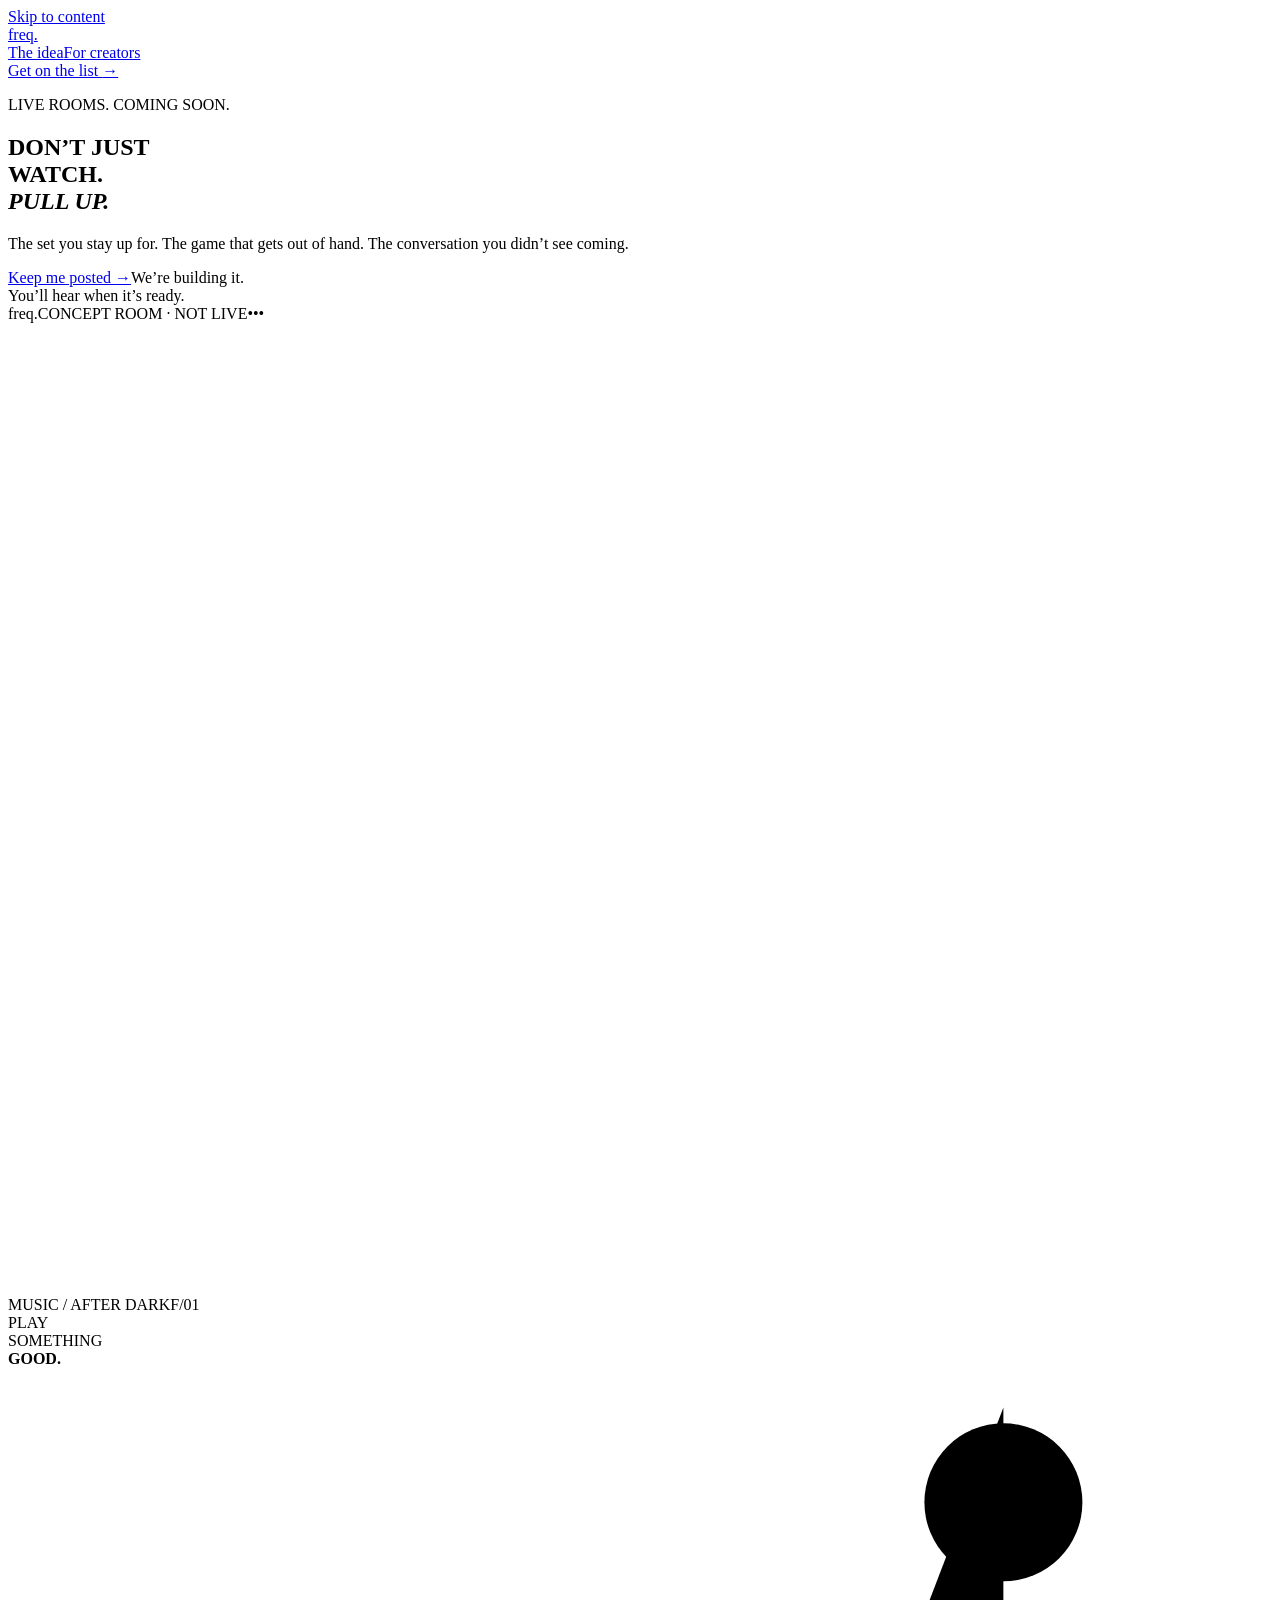
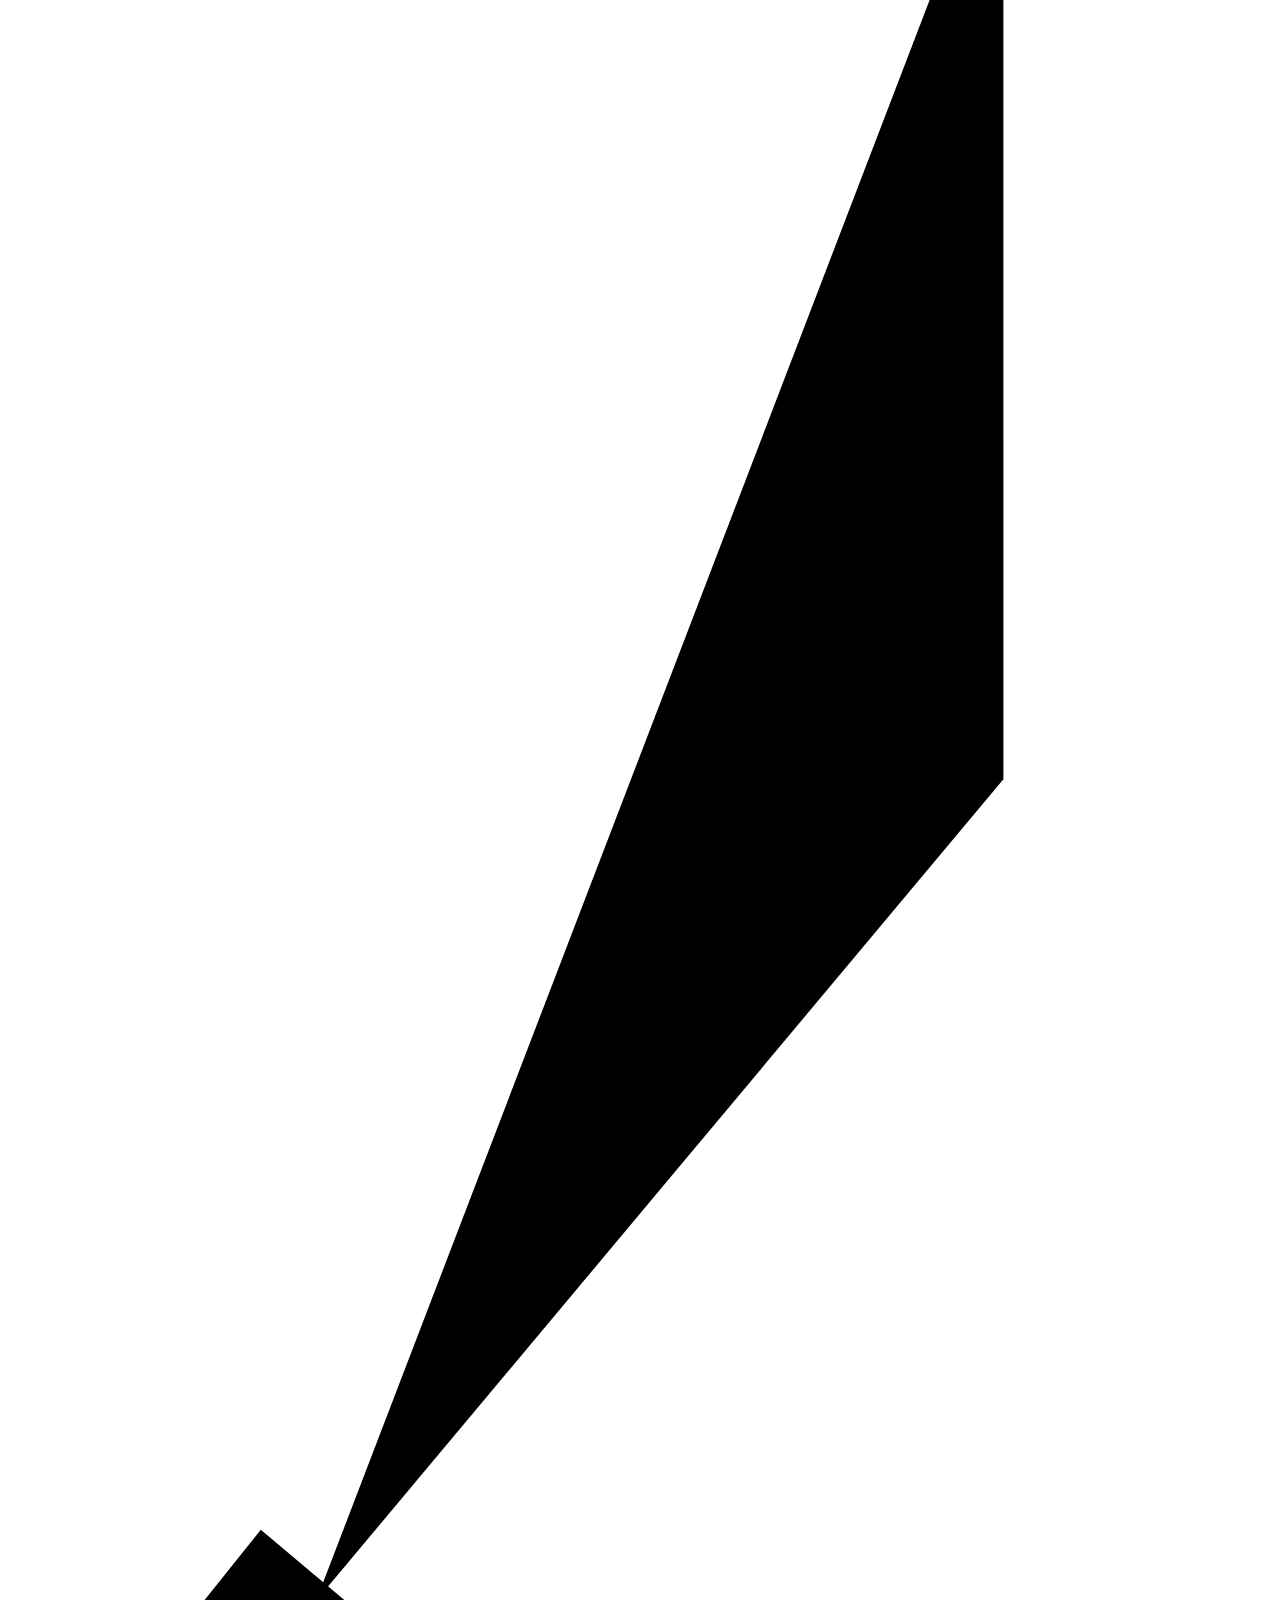
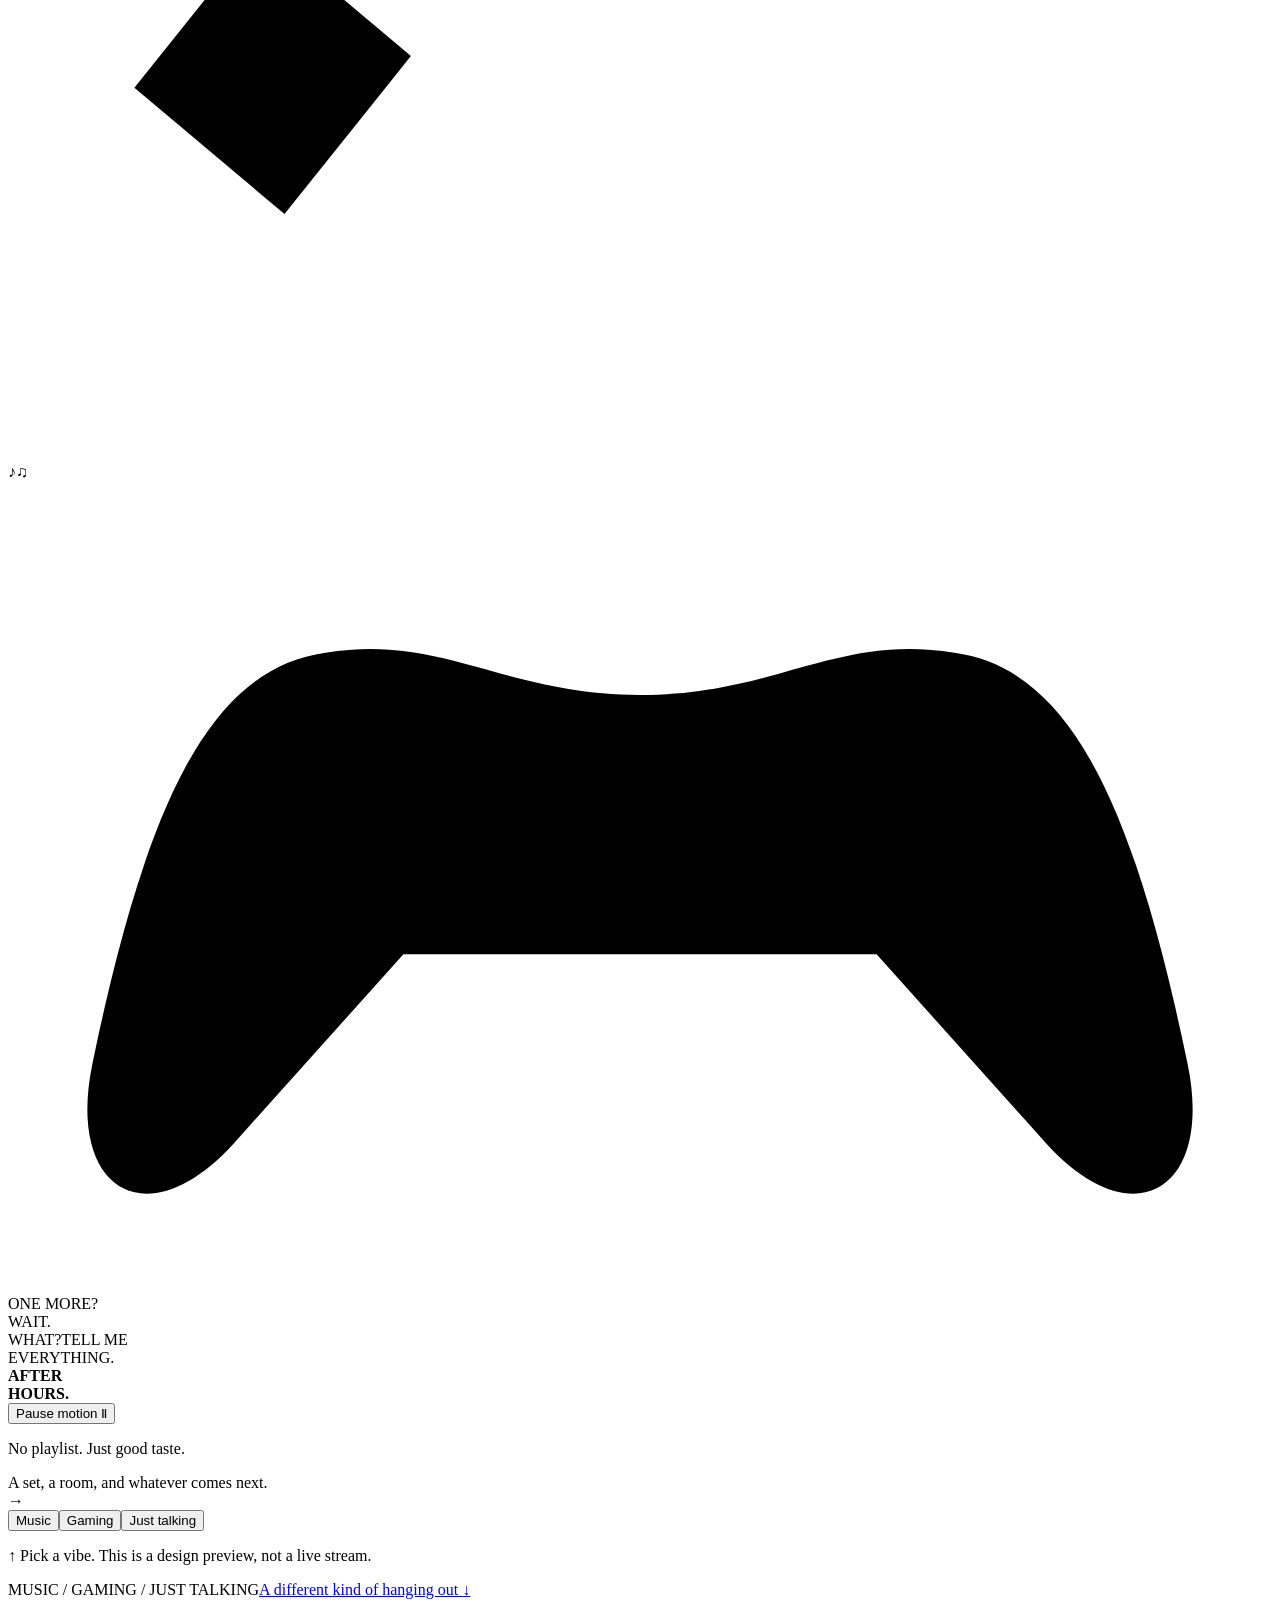
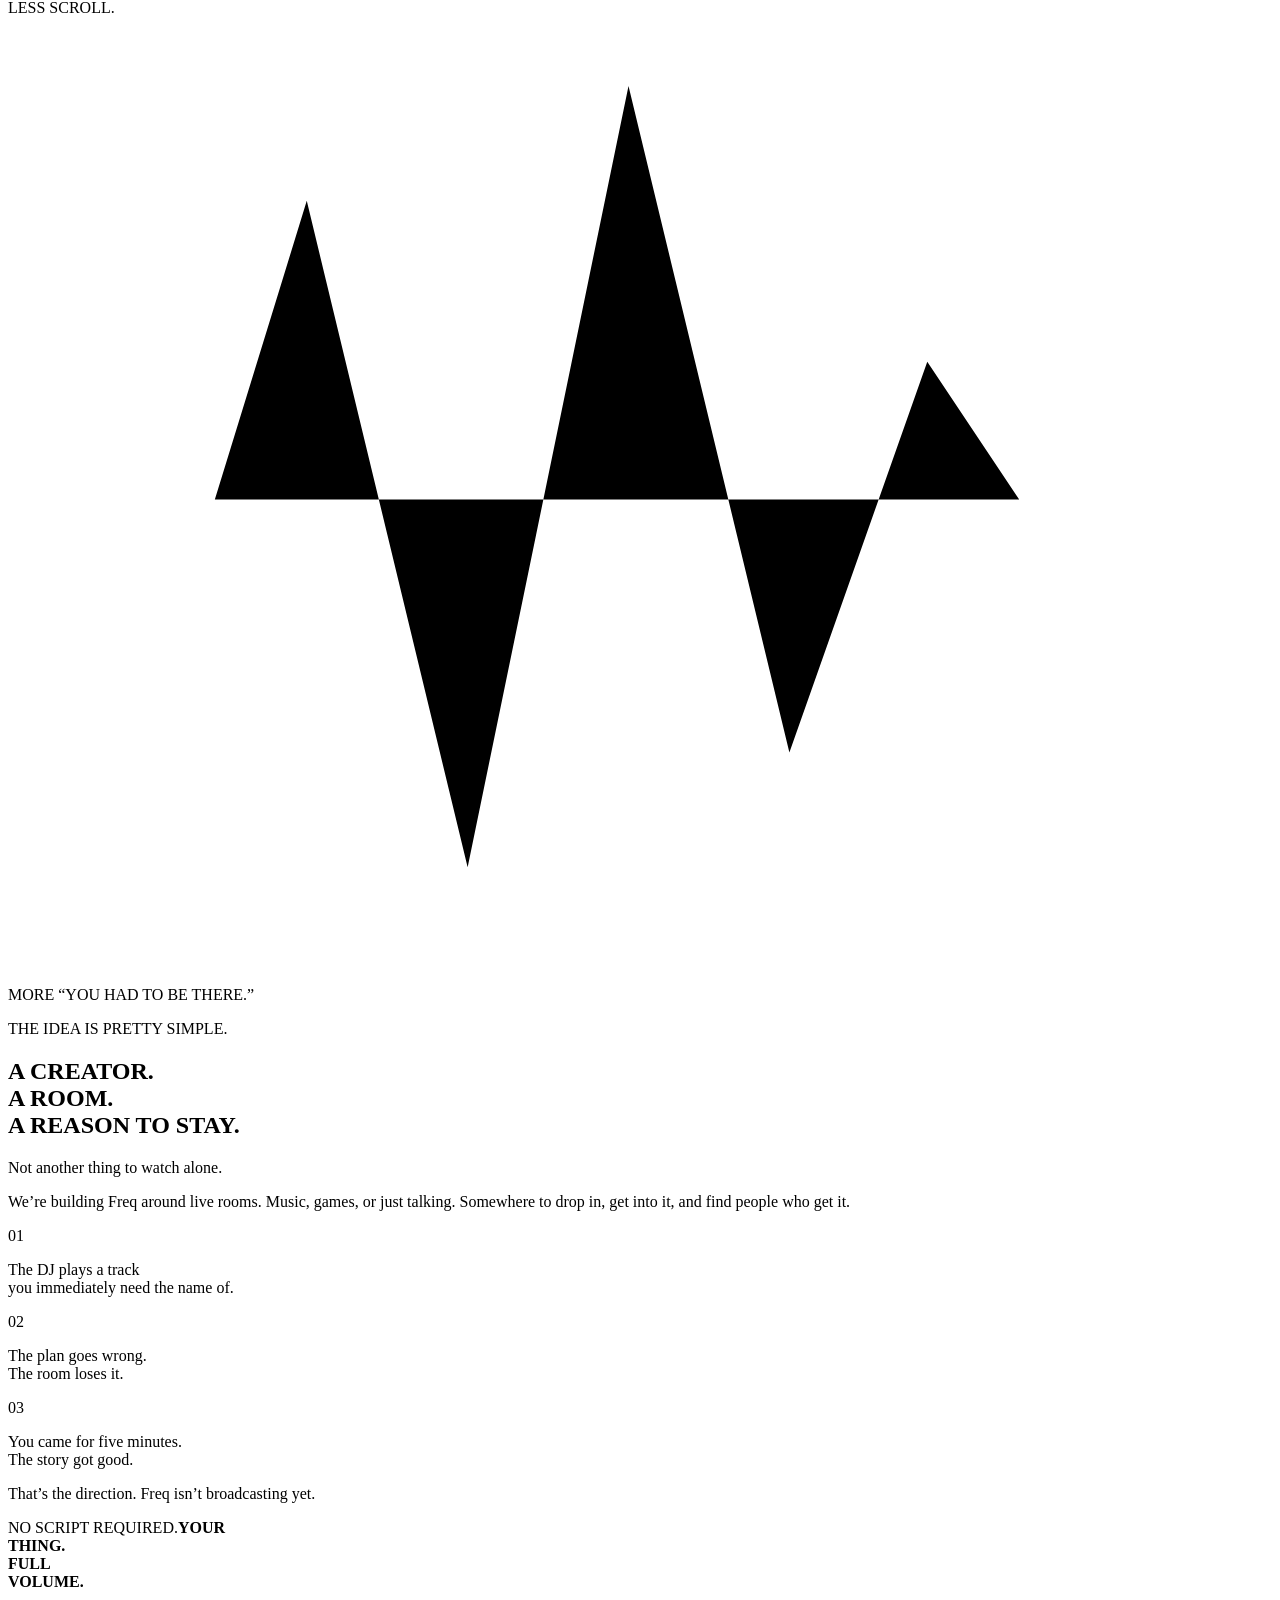
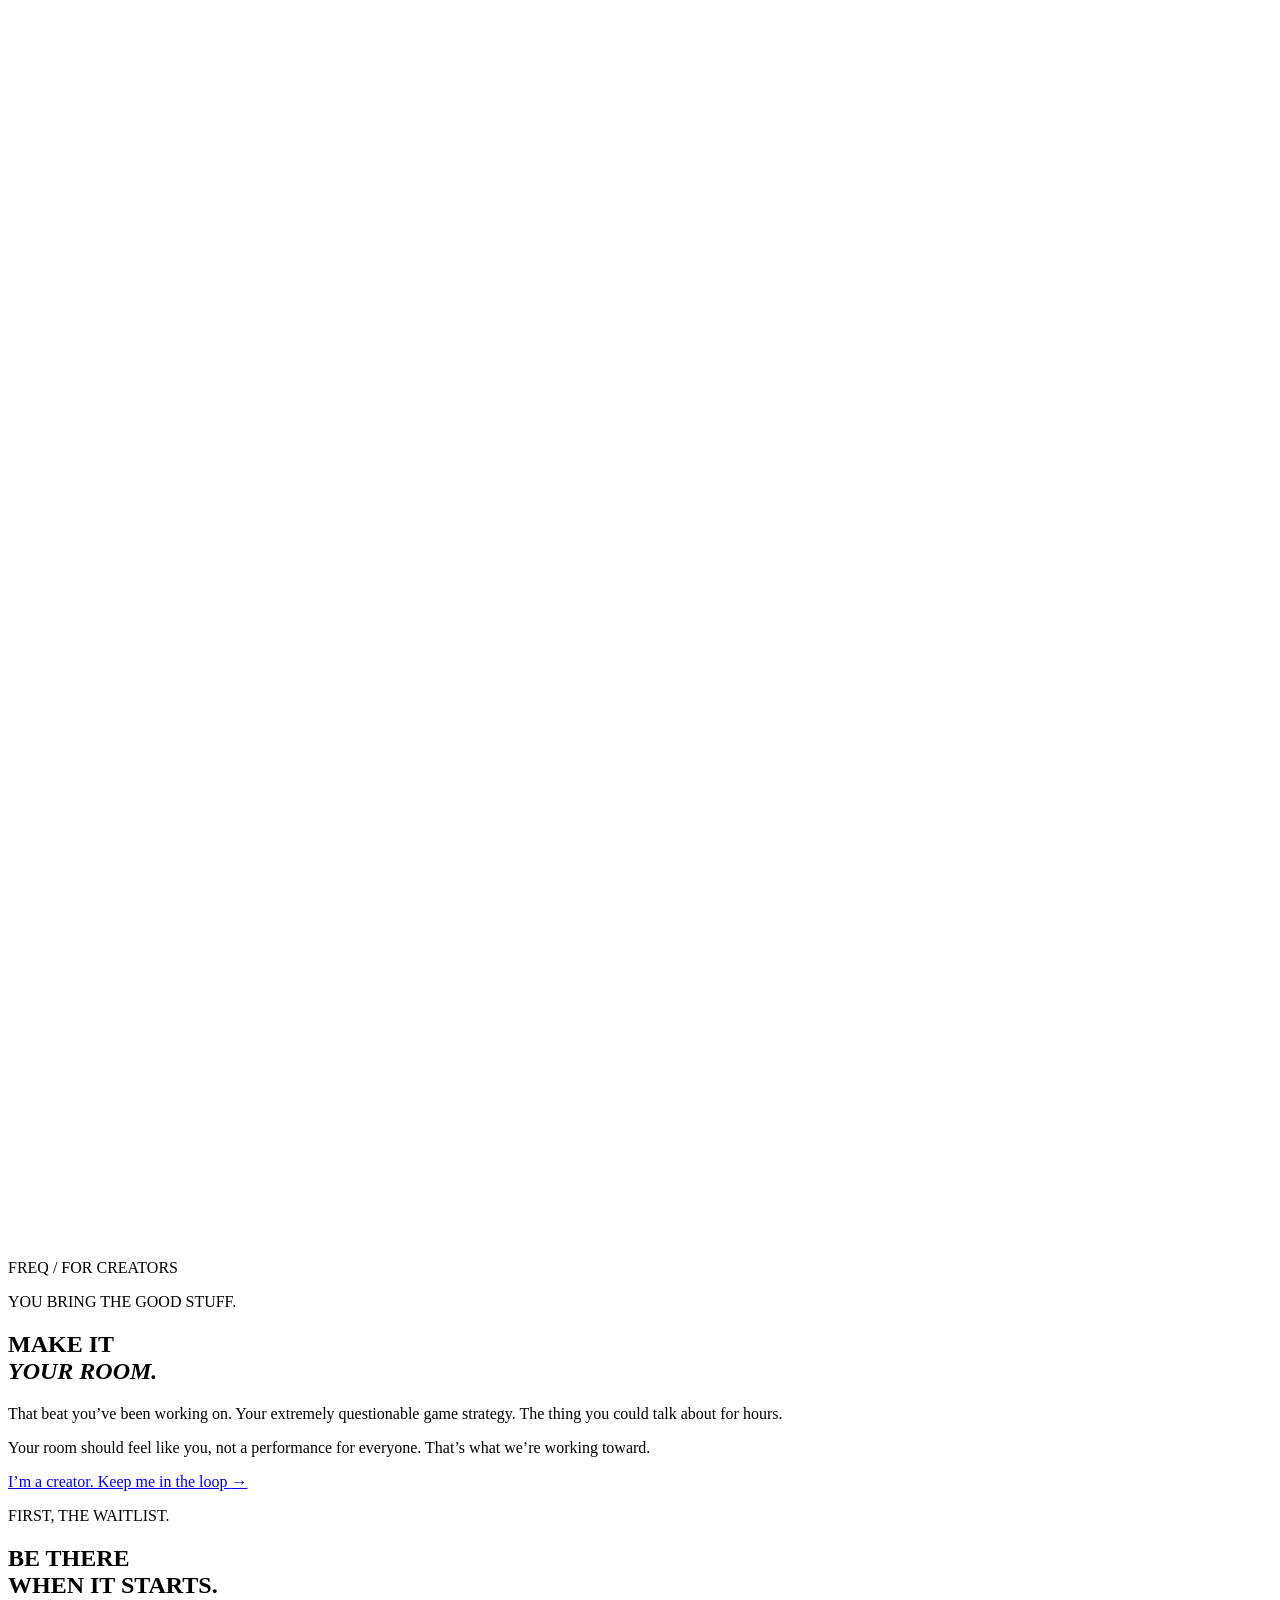
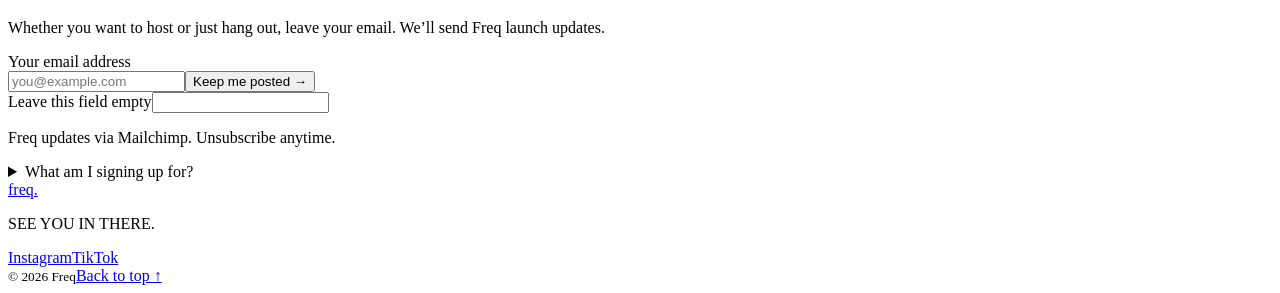
<file: src/index.template.html>
<!doctype html>
<html lang="en">
<head>
<meta charset="utf-8" /><meta name="viewport" content="width=device-width,initial-scale=1" /><meta name="theme-color" content="#0c0d12" />
<title>Freq — Don’t just watch. Pull up.</title>
<meta name="description" content="Live rooms for music, games, and conversations that go somewhere. Freq is in the works. Join the waitlist for launch updates." />
<link rel="canonical" href="https://www.getfreq.app/" />
<meta property="og:title" content="Freq — Don’t just watch. Pull up." /><meta property="og:description" content="Music. Games. Whatever comes up. Live rooms, coming soon." /><meta property="og:type" content="website" /><meta property="og:url" content="https://www.getfreq.app/" /><meta property="og:image" content="https://www.getfreq.app/assets/freq-social.png" /><meta property="og:image:width" content="1200" /><meta property="og:image:height" content="630" /><meta property="og:image:alt" content="Freq. Don’t just watch. Pull up. Live rooms, coming soon." /><meta name="twitter:card" content="summary_large_image" />
<link rel="icon" href="data:image/svg+xml,%3Csvg xmlns='http://www.w3.org/2000/svg' viewBox='0 0 32 32'%3E%3Crect width='32' height='32' rx='8' fill='%23ff705c'/%3E%3Cpath d='M7 13v6m6-12v18m6-14v10m6-7v4' stroke='%230c0d12' stroke-width='3' stroke-linecap='round'/%3E%3C/svg%3E" />
<style>/*__STYLES__*/</style>
</head>
<body>
<a class="skip" href="#main">Skip to content</a>
<header class="topbar wrap"><a class="brand" href="#main" aria-label="Freq home"><span class="brand-wave" aria-hidden="true"><i></i><i></i><i></i><i></i></span>freq<span class="dot">.</span></a><nav aria-label="Main navigation"><a href="#idea">The idea</a><a href="#creators">For creators</a></nav><a class="button nav-cta" href="#waitlist">Get on the list <span aria-hidden="true">→</span></a></header>
<main id="main">
<section class="hero wrap" aria-labelledby="heroTitle">
<div class="hero-copy"><p class="eyebrow"><span class="open-circle" aria-hidden="true"></span> LIVE ROOMS. COMING SOON.</p><h1 id="heroTitle">DON’T JUST<br /><span class="outline-word">WATCH.</span><br /><em>PULL UP.</em></h1><p class="hero-description">The set you stay up for. The game that gets out of hand. The conversation you didn’t see coming.</p><div class="hero-actions"><a class="button" href="#waitlist">Keep me posted <span aria-hidden="true">→</span></a><span class="hero-note">We’re building it.<br />You’ll hear when it’s ready.</span></div></div>
<div class="stage-wrap">
<div class="room-app" id="roomApp" data-mode="music">
<div class="app-top"><span class="app-wordmark">freq.</span><span class="concept-badge">CONCEPT ROOM · NOT LIVE</span><span class="app-dots" aria-hidden="true">•••</span></div>
<div class="room-scene" id="roomScene" role="group" aria-label="Music room concept: an illustrated record spins above the words After hours. Not a real broadcast.">
<div class="scene-grid" aria-hidden="true"><svg viewBox="0 0 600 460" preserveAspectRatio="none"><path d="M0 65H600M0 130H600M0 195H600M0 260H600M0 325H600M0 390H600M75 0V460M150 0V460M225 0V460M300 0V460M375 0V460M450 0V460M525 0V460"/></svg></div>
<div class="scene-top" aria-hidden="true"><span id="sceneCategory">MUSIC / AFTER DARK</span><span class="scene-mark">F/01</span></div>
<div class="music-art mode-art" aria-hidden="true"><div class="vinyl"><div class="grooves"></div><span class="record-label">PLAY<br />SOMETHING<br /><b>GOOD.</b></span><span class="record-hole"></span></div><svg class="tonearm" viewBox="0 0 160 290"><path d="M126 5v123L39 232"/><path d="m32 223 19 16-16 20-19-16Z"/><circle cx="126" cy="17" r="10"/></svg><span class="sound-note note-one">♪</span><span class="sound-note note-two">♫</span></div>
<div class="gaming-art mode-art" aria-hidden="true"><svg viewBox="0 0 390 250"><path class="controller" d="M98 53c-37 5-56 50-72 127-8 39 17 54 44 24l52-58h146l52 58c27 30 52 15 44-24-16-77-35-122-72-127-36-6-55 13-97 13s-61-19-97-13Z"/><path class="controls" d="M76 100h56m-28-28v56"/><circle class="game-button" cx="279" cy="90" r="12"/><circle class="game-button alt" cx="309" cy="120" r="12"/><circle class="stick" cx="152" cy="122" r="15"/><circle class="stick" cx="238" cy="122" r="15"/></svg><span class="game-sticker">ONE MORE?</span></div>
<div class="talk-art mode-art" aria-hidden="true"><span class="speech speech-one">WAIT.<br />WHAT?</span><span class="speech speech-two">TELL ME<br />EVERYTHING.</span></div>
<div class="scene-bottom" aria-hidden="true"><strong id="sceneTitle">AFTER<br />HOURS.</strong><span class="equalizer"><i></i><i></i><i></i><i></i><i></i><i></i></span></div>
<button class="motion-toggle" id="motionToggle" type="button" aria-pressed="false" aria-label="Pause decorative animation">Pause motion <span aria-hidden="true">Ⅱ</span></button>
</div>
<div class="room-bar"><div><p id="roomMood">No playlist. Just good taste.</p><span id="roomContext">A set, a room, and whatever comes next.</span></div><span class="room-arrow" aria-hidden="true">→</span></div>
<div class="room-switcher" role="group" aria-label="Choose a concept room"><button class="mode-button" type="button" data-mode="music" aria-pressed="true">Music</button><button class="mode-button" type="button" data-mode="gaming" aria-pressed="false">Gaming</button><button class="mode-button" type="button" data-mode="talk" aria-pressed="false">Just talking</button></div>
</div>
<p class="stage-caption"><span aria-hidden="true">↑</span> Pick a vibe. This is a design preview, not a live stream.</p><p class="sr-only" id="roomStatus" role="status" aria-live="polite"></p>
</div>
<div class="hero-bottom"><span>MUSIC / GAMING / JUST TALKING</span><a href="#idea">A different kind of hanging out <span aria-hidden="true">↓</span></a></div>
</section>
<div class="strip-window"><div class="break-strip" aria-hidden="true"><span>LESS SCROLL.</span><svg viewBox="0 0 55 42"><path d="M2 21h7l4-13 7 29 7-34 7 29 6-17 4 6h9"/></svg><span>MORE “YOU HAD TO BE THERE.”</span></div></div>
<section class="idea wrap" id="idea" aria-labelledby="ideaTitle"><div class="idea-heading"><p class="eyebrow">THE IDEA IS PRETTY SIMPLE.</p><h2 id="ideaTitle">A CREATOR.<br />A ROOM.<br /><span>A REASON TO STAY.</span></h2></div><div class="idea-content"><p class="idea-lead">Not another thing to watch alone.</p><p>We’re building Freq around live rooms. Music, games, or just talking. Somewhere to drop in, get into it, and find people who get it.</p><div class="moments"><div><span class="moment-number">01</span><p>The DJ plays a track<br />you immediately need the name of.</p></div><div><span class="moment-number">02</span><p>The plan goes wrong.<br />The room loses it.</p></div><div><span class="moment-number">03</span><p>You came for five minutes.<br />The story got good.</p></div></div><p class="fine-print">That’s the direction. Freq isn’t broadcasting yet.</p></div></section>
<section class="creator-section" id="creators" aria-labelledby="creatorTitle"><div class="creator-inner wrap"><div class="creator-graphic" aria-hidden="true"><span class="poster-top">NO SCRIPT REQUIRED.</span><strong>YOUR<br />THING.<br /><span>FULL<br />VOLUME.</span></strong><svg viewBox="0 0 130 130"><path d="m15 65 50 50m-50-50 50-50M15 65h100"/></svg><span class="poster-bottom">FREQ / FOR CREATORS</span></div><div class="creator-copy"><p class="eyebrow">YOU BRING THE GOOD STUFF.</p><h2 id="creatorTitle">MAKE IT<br /><em>YOUR ROOM.</em></h2><p>That beat you’ve been working on. Your extremely questionable game strategy. The thing you could talk about for hours.</p><p>Your room should feel like you, not a performance for everyone. That’s what we’re working toward.</p><a class="text-link" href="#waitlist">I’m a creator. Keep me in the loop <span aria-hidden="true">→</span></a></div></div></section>
<section class="waitlist" id="waitlist" aria-labelledby="waitlistTitle"><div class="waitlist-inner wrap"><div class="waitlist-heading"><p class="eyebrow">FIRST, THE WAITLIST.</p><h2 id="waitlistTitle">BE THERE<br /><span>WHEN IT STARTS.</span></h2></div><div class="waitlist-content"><p>Whether you want to host or just hang out, leave your email. We’ll send Freq launch updates.</p><form id="waitlistForm" action="https://app.us11.list-manage.com/subscribe/post?u=c9d1c6436ce253c18651cf98d&amp;id=af8427abca&amp;f_id=00b41ce1f0" method="post"><label for="waitlistEmail">Your email address</label><div class="signup-row"><input id="waitlistEmail" name="EMAIL" type="email" maxlength="254" placeholder="you@example.com" autocomplete="email" required /><button id="waitlistButton" class="button" type="submit">Keep me posted <span aria-hidden="true">→</span></button></div><div class="honeypot" aria-hidden="true"><label for="companyWebsite">Leave this field empty</label><input id="companyWebsite" name="b_c9d1c6436ce253c18651cf98d_af8427abca" type="text" tabindex="-1" autocomplete="off" /></div><p class="signup-consent">Freq updates via Mailchimp. Unsubscribe anytime.</p><p id="waitlistStatus" role="status" aria-live="polite"></p></form><details><summary>What am I signing up for?</summary><p>Email updates about Freq and its launch. This is a waitlist, not an account or a guarantee of early access. There’s no launch date to announce yet.</p></details></div></div></section>
</main>
<footer class="footer wrap"><a class="brand" href="#main" aria-label="Freq home">freq<span class="dot">.</span></a><p>SEE YOU IN THERE.</p><nav aria-label="Social links"><a href="https://instagram.com/getfreqapp" target="_blank" rel="noopener noreferrer">Instagram</a><a href="https://tiktok.com/@getfreq" target="_blank" rel="noopener noreferrer">TikTok</a></nav><small>© 2026 Freq</small><a class="back-top" href="#main">Back to top ↑</a></footer>
<script>/*__SCRIPT__*/</script>
</body>
</html>
</file>
